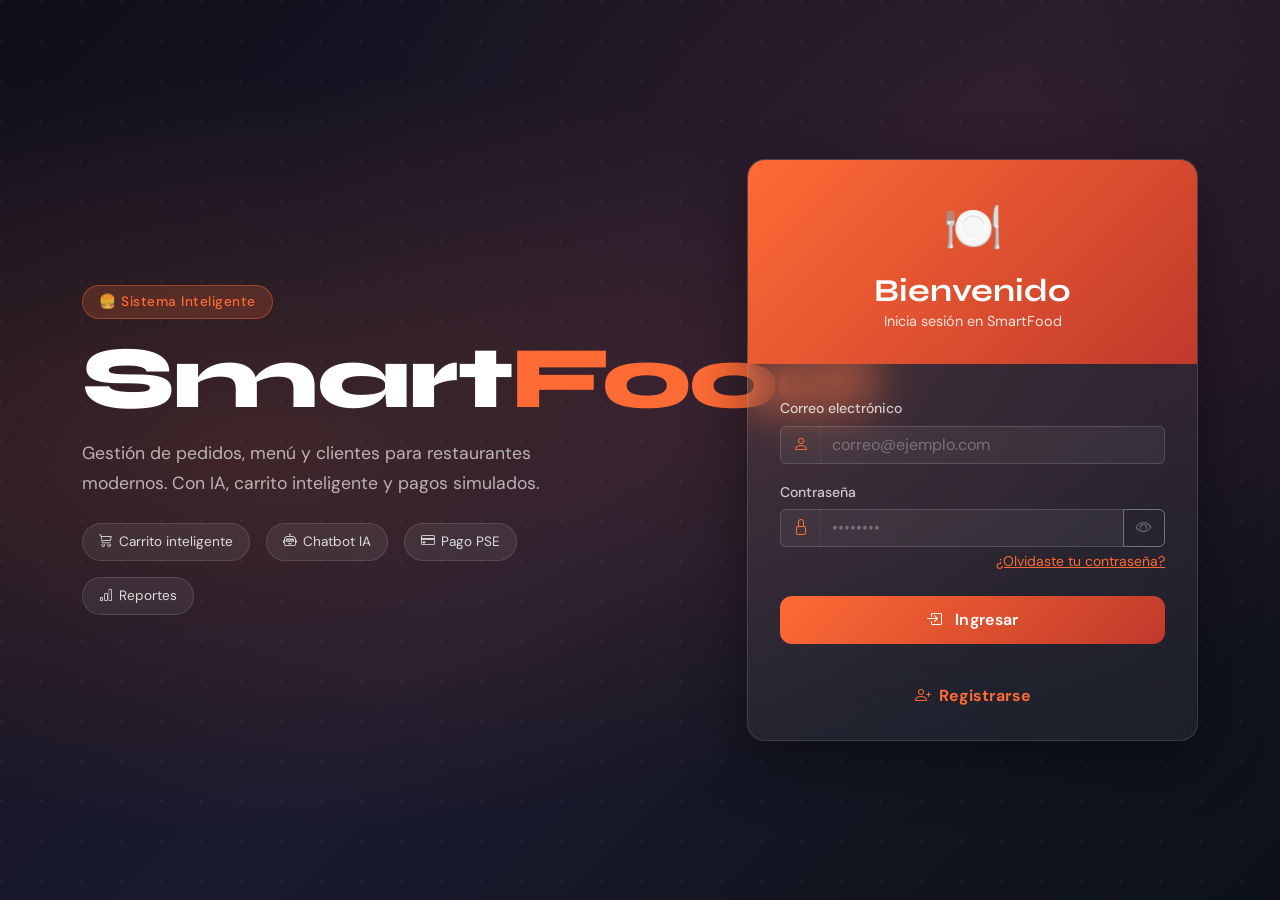
<file: SmartFood/index.html>
<!DOCTYPE html>
<html lang="es">
<head>
 
  <meta charset="UTF-8"/>
  <meta name="viewport"
        content="width=device-width, initial-scale=1.0"/>
 
  <title>SmartFood – Sistema Inteligente de Pedidos</title>
 
  <link rel="stylesheet"
        href="https://cdn.jsdelivr.net/npm/bootstrap@5.3.3/dist/css/bootstrap.min.css"/>
 
  <link rel="stylesheet"
        href="https://cdn.jsdelivr.net/npm/bootstrap-icons@1.11.3/font/bootstrap-icons.min.css"/>
 
  <link rel="preconnect"
        href="https://fonts.googleapis.com"/>
 
  <link href="https://fonts.googleapis.com/css2?family=Syne:wght@400;700;800&family=DM+Sans:wght@300;400;500&display=swap"
        rel="stylesheet"/>
 
  <link rel="stylesheet"
        href="css/styles.css"/>
 
</head>
 
<body class="login-body">
 
 
  <section class="hero-section d-flex align-items-center">
 
    <div class="hero-overlay"></div>
 
    <div class="container position-relative z-1">
 
      <div class="row align-items-center min-vh-100 py-5">
 
        
        <div class="col-lg-6 text-white mb-5 mb-lg-0 animate-fade-left">
 
          <span class="badge-pill mb-3">
            🍔 Sistema Inteligente
          </span>
 
          <h1 class="hero-title">
            Smart<span class="text-accent">Food</span>
          </h1>
 
          <p class="hero-subtitle">
 
            Gestión de pedidos, menú y clientes
            para restaurantes modernos.
            Con IA, carrito inteligente
            y pagos simulados.
 
          </p>
 
          <div class="d-flex gap-3 flex-wrap mt-4">
 
            <div class="feature-chip">
              <i class="bi bi-cart3"></i>
              Carrito inteligente
            </div>
 
            <div class="feature-chip">
              <i class="bi bi-robot"></i>
              Chatbot IA
            </div>
 
            <div class="feature-chip">
              <i class="bi bi-credit-card"></i>
              Pago PSE
            </div>
 
            <div class="feature-chip">
              <i class="bi bi-bar-chart"></i>
              Reportes
            </div>
 
          </div>
 
        </div>
 
        <!-- LOGIN -->
        <div class="col-lg-5 offset-lg-1 animate-fade-right">
 
          <div class="login-card">
 
            <div class="login-header">
 
              <div class="login-logo">
                🍽️
              </div>
 
              <h2>Bienvenido</h2>
 
              <p>
                Inicia sesión en SmartFood
              </p>
 
            </div>
 
            <!-- ALERTA -->
            <div id="loginAlert"
                 class="alert alert-danger d-none"
                 role="alert"></div>
 
            <div class="login-body-inner">
 
              
              <div class="mb-3">
 
                <label class="form-label">
  Correo electrónico
</label>
 
                <div class="input-group sf-input-group">
 
                  <span class="input-group-text">
                    <i class="bi bi-person"></i>
                  </span>
 
                  <input type="email"
       id="loginUser"
       class="form-control sf-input"
       placeholder="correo@ejemplo.com"/>
 
                </div>
 
              </div>
 
              <!-- PASS -->
              <div class="mb-3">
 
                <label class="form-label">
                  Contraseña
                </label>
 
                <div class="input-group sf-input-group">
 
                  <span class="input-group-text">
                    <i class="bi bi-lock"></i>
                  </span>
 
                  <input type="password"
                         id="loginPass"
                         class="form-control sf-input"
                         placeholder="••••••••"/>
 
                  <button class="btn btn-outline-secondary"
                          type="button"
                          onclick="togglePass()">
 
                    <i class="bi bi-eye"
                       id="eyeIcon"></i>
 
                  </button>
 
                </div>
 
                <div class="d-flex justify-content-end mt-1">
 
                  <a href="#"
                     class="text-accent small"
                     onclick="showRecovery()">
 
                    ¿Olvidaste tu contraseña?
 
                  </a>
 
                </div>
 
              </div>
 
              <!-- BTN LOGIN -->
<button class="btn btn-sf w-100 mt-2"
        onclick="handleLogin()">

  <i class="bi bi-box-arrow-in-right me-2"></i>
  Ingresar

</button>

<div class="text-center mt-3">

  <span class="text-muted">
    ¿No tienes una cuenta?
  </span>

  <br>

  <a href="registro.html"
     class="text-accent fw-bold text-decoration-none">

     <i class="bi bi-person-plus me-1"></i>
     Registrarse

  </a>

</div>
 
              
 
            </div>
 
          </div>
 
        </div>
 
      </div>
 
    </div>
 
  </section>
 
  <!-- MODAL -->
  <div class="modal fade"
       id="recoveryModal"
       tabindex="-1">
 
    <div class="modal-dialog modal-dialog-centered">
 
      <div class="modal-content sf-modal">
 
        <div class="modal-header border-0">
 
          <h5 class="modal-title">
 
            <i class="bi bi-envelope me-2"></i>
            Recuperar contraseña
 
          </h5>
 
          <button type="button"
                  class="btn-close"
                  data-bs-dismiss="modal"></button>
 
        </div>
 
        <div class="modal-body">
 
          <p class="text-muted small">
 
            Ingresa tu correo y te enviaremos
            las instrucciones.
 
          </p>
 
          <input type="email"
                 class="form-control sf-input"
                 placeholder="tucorreo@ejemplo.com"
                 id="recoveryEmail"/>
 
        </div>
 
        <div class="modal-footer border-0">
 
          <button class="btn btn-sf"
                  onclick="sendRecovery()">
 
            <i class="bi bi-send me-1"></i>
            Enviar
 
          </button>
 
        </div>
 
      </div>
 
    </div>
 
  </div>
 
  <!-- TOAST -->
  <div id="sfToast"></div>
 
 <script src="https://cdn.jsdelivr.net/npm/bootstrap@5.3.3/dist/js/bootstrap.bundle.min.js"></script>

<script>

function fillCred(usuario, password) {
    document.getElementById('loginUser').value = usuario;
    document.getElementById('loginPass').value = password;
}

function togglePass() {

    const input = document.getElementById('loginPass');
    const icon = document.getElementById('eyeIcon');

    if (input.type === 'password') {
        input.type = 'text';
        icon.classList.remove('bi-eye');
        icon.classList.add('bi-eye-slash');
    } else {
        input.type = 'password';
        icon.classList.remove('bi-eye-slash');
        icon.classList.add('bi-eye');
    }
}

function showRecovery(event) {

    if(event){
        event.preventDefault();
    }

    const modal = new bootstrap.Modal(
        document.getElementById('recoveryModal')
    );

    modal.show();
}

function showToast(message, success = true) {

    const toast = document.getElementById('sfToast');

    toast.innerHTML = message;

    toast.style.display = 'block';
    toast.style.opacity = '1';

    toast.style.background = success
        ? '#22c55e'
        : '#ef4444';

    toast.style.color = '#fff';

    clearTimeout(window.toastTimer);

    window.toastTimer = setTimeout(() => {

        toast.style.opacity = '0';

        setTimeout(() => {
            toast.style.display = 'none';
        }, 300);

    }, 3000);
}

function sendRecovery() {

    const email = document
        .getElementById('recoveryEmail')
        .value
        .trim();

    if (!email) {

        showToast(
            '⚠️ Ingresa un correo válido',
            false
        );

        return;
    }

    const modalElement =
        document.getElementById('recoveryModal');

    const modal =
        bootstrap.Modal.getInstance(modalElement);

    if(modal){
        modal.hide();
    }

    showToast(
        '📩 Instrucciones enviadas a: ' + email,
        true
    );

    document.getElementById('recoveryEmail').value = '';
}

async function handleLogin() {

    const user = document
        .getElementById('loginUser')
        .value
        .trim();

    const pass = document
        .getElementById('loginPass')
        .value
        .trim();

    const alertBox =
        document.getElementById('loginAlert');

    const loginButton =
        document.querySelector('.btn-sf');

    alertBox.classList.add('d-none');
    alertBox.innerHTML = '';

    if (!user || !pass) {

        alertBox.innerHTML =
            'Completa todos los campos';

        alertBox.classList.remove('d-none');

        return;
    }

    loginButton.disabled = true;
    loginButton.innerHTML =
        '<span class="spinner-border spinner-border-sm me-2"></span>Ingresando...';

    try {

        const response = await fetch(
            'backend/login.php',
            {
                method: 'POST',
                headers: {
                    'Content-Type': 'application/json'
                },
                body: JSON.stringify({
    correo: user,
    password: pass

                })
            }
        );

        if (!response.ok) {
            throw new Error(
                'Error HTTP: ' + response.status
            );
        }

        const data = await response.json();

        console.log(data);

        if (data.success) {

            localStorage.setItem(
                'usuario',
                JSON.stringify(data.user)
            );

            showToast(
                '✅ Bienvenido ' +
                data.user.nombre
            );

            setTimeout(() => {

                if (
                    data.user.rol &&
                    data.user.rol.toLowerCase() === 'admin'
                ) {

                    window.location.href =
                        'admin/dashboard.php';

                } else {

                    window.location.href =
                        'cliente/menu.html';
                }

            }, 1000);

        } else {

            alertBox.innerHTML =
                data.message ||
                'Usuario o contraseña incorrectos';

            alertBox.classList.remove('d-none');
        }

    } catch (error) {

        console.error(error);

        alertBox.innerHTML =
            'Error de conexión con el servidor';

        alertBox.classList.remove('d-none');

    } finally {

        loginButton.disabled = false;

        loginButton.innerHTML =
            '<i class="bi bi-box-arrow-in-right me-2"></i>Ingresar';
    }
}

document.addEventListener(
    'keydown',
    function(e) {

        if (e.key === 'Enter') {
            handleLogin();
        }
    }
);

</script>
 
</body>
</html>
</file>
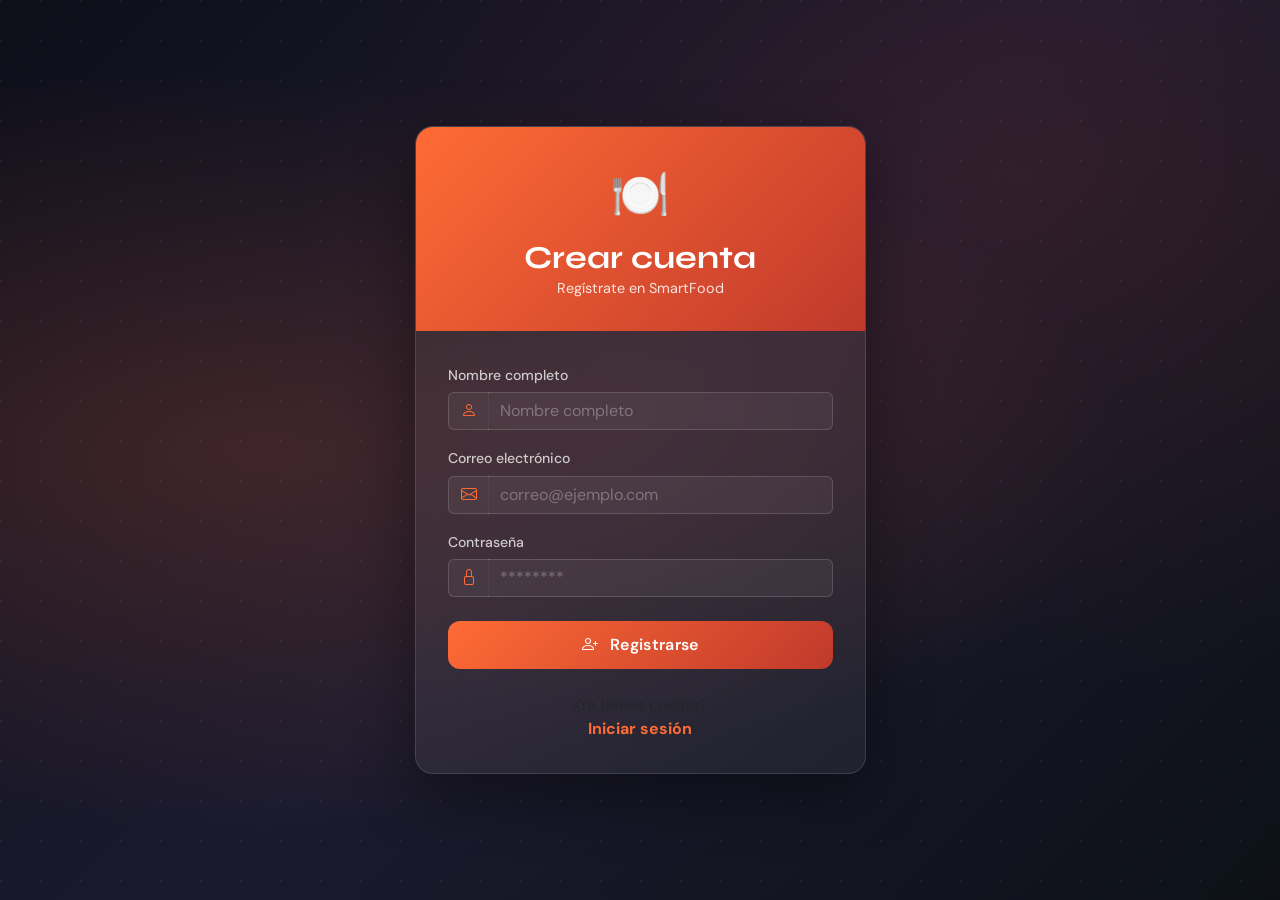
<file: SmartFood/registro.html>
<!DOCTYPE html>
<html lang="es">
<head>

    <meta charset="UTF-8">
    <meta name="viewport" content="width=device-width, initial-scale=1.0">

    <title>Registro - SmartFood</title>

    <link rel="stylesheet"
          href="https://cdn.jsdelivr.net/npm/bootstrap@5.3.3/dist/css/bootstrap.min.css">

    <link rel="stylesheet"
          href="https://cdn.jsdelivr.net/npm/bootstrap-icons@1.11.3/font/bootstrap-icons.min.css">

    <link rel="preconnect"
          href="https://fonts.googleapis.com">

    <link href="https://fonts.googleapis.com/css2?family=Syne:wght@400;700;800&family=DM+Sans:wght@300;400;500&display=swap"
          rel="stylesheet">

    <link rel="stylesheet"
          href="css/styles.css">

</head>

<body class="login-body">

<section class="hero-section d-flex align-items-center">

    <div class="hero-overlay"></div>

    <div class="container position-relative z-1">

        <div class="row justify-content-center min-vh-100 align-items-center">

            <div class="col-lg-5">

                <div class="login-card">

                    <div class="login-header">

                        <div class="login-logo">
                            🍽️
                        </div>

                        <h2>Crear cuenta</h2>

                        <p>
                            Regístrate en SmartFood
                        </p>

                    </div>

                    <div class="login-body-inner">

                        <form id="registroForm">

                            <div class="mb-3">

                                <label class="form-label">
                                    Nombre completo
                                </label>

                                <div class="input-group sf-input-group">

                                    <span class="input-group-text">
                                        <i class="bi bi-person"></i>
                                    </span>

                                    <input
                                        type="text"
                                        id="nombre"
                                        class="form-control sf-input"
                                        placeholder="Nombre completo"
                                        required>

                                </div>

                            </div>

                            <div class="mb-3">

                                <label class="form-label">
                                    Correo electrónico
                                </label>

                                <div class="input-group sf-input-group">

                                    <span class="input-group-text">
                                        <i class="bi bi-envelope"></i>
                                    </span>

                                    <input
                                        type="email"
                                        id="correo"
                                        class="form-control sf-input"
                                        placeholder="correo@ejemplo.com"
                                        required>

                                </div>

                            </div>

                            <div class="mb-4">

                                <label class="form-label">
                                    Contraseña
                                </label>

                                <div class="input-group sf-input-group">

                                    <span class="input-group-text">
                                        <i class="bi bi-lock"></i>
                                    </span>

                                    <input
                                        type="password"
                                        id="password"
                                        class="form-control sf-input"
                                        placeholder="********"
                                        required>

                                </div>

                            </div>

                            <button
                                type="submit"
                                class="btn btn-sf w-100">

                                <i class="bi bi-person-plus me-2"></i>
                                Registrarse

                            </button>

                        </form>

                        <div class="text-center mt-4">

                            <span class="text-muted">
                                ¿Ya tienes cuenta?
                            </span>

                            <br>

                            <a href="index.html"
                               class="text-accent fw-bold text-decoration-none">

                                Iniciar sesión

                            </a>

                        </div>

                    </div>

                </div>

            </div>

        </div>

    </div>

</section>

<script src="https://cdn.jsdelivr.net/npm/bootstrap@5.3.3/dist/js/bootstrap.bundle.min.js"></script>
<script src="js/registro.js"></script>

</body>
</html>
</file>
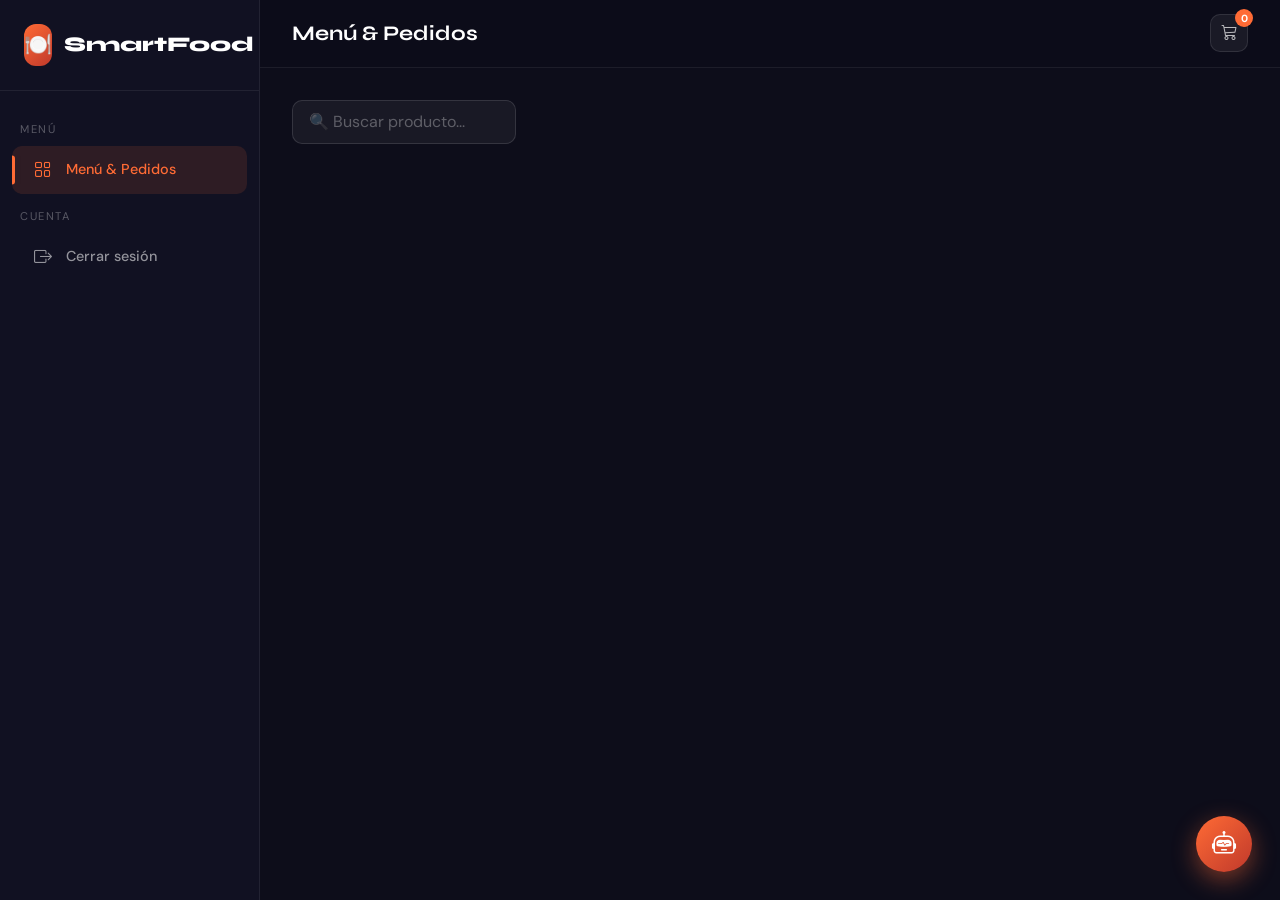
<file: SmartFood/cliente/menu.html>
<!DOCTYPE html>
<html lang="es">
<head>
  <meta charset="UTF-8"/>
  <meta name="viewport" content="width=device-width, initial-scale=1.0"/>
  <title>SmartFood – Menú</title>

  <link rel="stylesheet" href="https://cdn.jsdelivr.net/npm/bootstrap@5.3.3/dist/css/bootstrap.min.css"/>
  <link rel="stylesheet" href="https://cdn.jsdelivr.net/npm/bootstrap-icons@1.11.3/font/bootstrap-icons.min.css"/>
  <link href="https://fonts.googleapis.com/css2?family=Syne:wght@400;700;800&family=DM+Sans:wght@300;400;500&display=swap" rel="stylesheet"/>

  <link rel="stylesheet" href="../css/styles.css"/>

</head>

<body class="dashboard-body">

  <!-- SIDEBAR -->
  <aside class="sf-sidebar">

    <div class="sidebar-logo">
      <div class="logo-icon">🍽️</div>
      <span>SmartFood</span>
    </div>

    <nav class="sidebar-nav">

      <div class="nav-section-title">Menú</div>

      <a href="menu.html" class="sf-nav-link active">
        <i class="bi bi-grid"></i>
        Menú & Pedidos
      </a>

      <div class="nav-section-title">Cuenta</div>

      <a href="../backend/logout.php" class="sf-nav-link">
        <i class="bi bi-box-arrow-right"></i>
        Cerrar sesión
      </a>

    </nav>

  </aside>

  <!-- MAIN -->
  <main class="sf-main">

    <div class="sf-topbar">

      <div class="d-flex align-items-center gap-3">

        <button class="d-lg-none topbar-btn">
          <i class="bi bi-list"></i>
        </button>

        <span class="topbar-title">
          Menú & Pedidos
        </span>

      </div>

      <div class="topbar-actions">

        <button class="topbar-btn"
                data-bs-toggle="offcanvas"
                data-bs-target="#cartOffcanvas">

          <i class="bi bi-cart3"></i>

          <span class="cart-badge"
                id="topCartBadge">
            0
          </span>

        </button>

      </div>

    </div>

    <div class="sf-content">

      <!-- BUSCADOR -->
      <div class="d-flex flex-wrap gap-2 align-items-center mb-4">

        <input type="text"
               class="sf-search"
               id="menuSearch"
               placeholder="🔍 Buscar producto..."
               oninput="filterMenu()"
               style="min-width:220px;"/>

        <div id="catFilters"
             class="d-flex flex-wrap gap-2"></div>

      </div>

      <!-- PRODUCTOS -->
      <div class="row g-3"
           id="menuGrid"></div>

    </div>

  </main>

  <!-- CARRITO -->
  <div class="offcanvas offcanvas-end offcanvas-dark"
       tabindex="-1"
       id="cartOffcanvas"
       style="width:400px;">

    <div class="offcanvas-header">

      <h5 class="offcanvas-title">

        <i class="bi bi-cart3 me-2"
           style="color:var(--sf-orange)"></i>

        Tu carrito

      </h5>

      <button type="button"
              class="btn-close"
              data-bs-dismiss="offcanvas"></button>

    </div>

    <div class="offcanvas-body d-flex flex-column p-0">

      <div class="flex-1 overflow-auto p-3"
           id="cartItemsList"
           style="flex:1;"></div>

      <div class="p-3"
           style="border-top:1px solid rgba(255,255,255,0.07);">

        <div class="d-flex justify-content-between align-items-center mb-3">

          <span style="color:rgba(255,255,255,0.6);">
            Total
          </span>

          <span id="cartTotal"
                style="font-family:'Syne',sans-serif;
                font-size:1.4rem;
                font-weight:800;
                color:var(--sf-orange);">
            $0
          </span>

        </div>

        <div class="d-flex gap-2">

          <button class="btn-sf-outline flex-1"
                  onclick="Cart.clear();Cart.render('cartItemsList')">
            Vaciar
          </button>

          <a href="pago.html"
             class="btn btn-sf flex-1 text-center text-decoration-none"
             style="padding:10px;">

            <i class="bi bi-credit-card me-1"></i>
            Pagar

          </a>

        </div>

      </div>

    </div>

  </div>

  <!-- CHATBOT -->
  <button id="chatbotBtn"
          onclick="toggleChatbot()">
    <i class="bi bi-robot"></i>
  </button>

  <div id="chatbotWindow">

    <div class="chatbot-header">

      <span class="chatbot-avatar">🤖</span>

      <div class="chatbot-header-info">
        <h6>Asistente SmartFood</h6>
        <small>En línea • IA integrada</small>
      </div>

      <button class="chatbot-close"
              onclick="toggleChatbot()">
        <i class="bi bi-x-lg"></i>
      </button>

    </div>

    <div class="chatbot-messages"
         id="chatMessages"></div>

    <div class="chatbot-input-area">

      <input type="text"
             id="chatInput"
             placeholder="Ej: agrega 2 hamburguesas..."
             onkeydown="if(event.key==='Enter')sendChat()"/>

      <button class="chatbot-send"
              onclick="sendChat()">
        <i class="bi bi-send"></i>
      </button>

    </div>

  </div>

  <div id="sfToast"></div>

  <!-- SCRIPTS -->
  <script src="https://cdn.jsdelivr.net/npm/bootstrap@5.3.3/dist/js/bootstrap.bundle.min.js"></script>

  <script src="../js/cart.js"></script>
  <script src="../js/chatbot.js"></script>

  <script>

    function formatPrice(value) {
      return new Intl.NumberFormat('es-CO', {
        style: 'currency',
        currency: 'COP'
      }).format(value);
    }

    function showToast(message) {
      const toast = document.getElementById('sfToast');
      toast.innerHTML = message;
      toast.style.opacity = '1';
      setTimeout(() => {
        toast.style.opacity = '0';
      }, 2500);
    }

    Cart.load();
    Cart.updateBadge();

    let allProducts = [];
    let activeCategory = 'Todos';

    async function cargarProductos() {
      try {
        const response = await fetch('../backend/productos.php');
        allProducts = await response.json();
        renderCategorias();
        filterMenu();
      } catch(error) {
        console.error(error);
      }
    }

    function renderCategorias() {
      const cats = [
        'Todos',
        ...new Set(allProducts.map(p => p.categoria))
      ];

      document.getElementById('catFilters').innerHTML = cats.map(c => `
        <button class="feature-chip ${c === activeCategory ? 'active-chip' : ''}"
                onclick="setCategory('${c}')">
          ${c}
        </button>
      `).join('');
    }

    function setCategory(cat) {
      activeCategory = cat;
      filterMenu();
    }

    function filterMenu() {
      const q = document.getElementById('menuSearch').value.toLowerCase();

      let products = activeCategory === 'Todos'
        ? allProducts
        : allProducts.filter(p => p.categoria === activeCategory);

      if(q){
        products = products.filter(p =>
          p.nombre.toLowerCase().includes(q) ||
          p.descripcion.toLowerCase().includes(q)
        );
      }

      document.getElementById('menuGrid').innerHTML = products.map(p => `
        <div class="col-6 col-md-4 col-lg-3">
          <div class="menu-card">
            <div class="menu-card-img">
              <img src="../${p.imagen}"
                   style="width:100%;
                          height:180px;
                          object-fit:cover;
                          border-radius:20px;">
            </div>
            <div class="menu-card-body">
              <div class="menu-card-name">${p.nombre}</div>
              <div class="menu-card-desc">${p.descripcion}</div>
              <div class="menu-card-price">${formatPrice(p.precio)}</div>
            </div>
            <div class="menu-card-footer">
              <span class="badge-sf-success">${p.categoria}</span>
              <button class="btn-sf-sm"
                      onclick="addToCartFromCard(${p.id})">
                <i class="bi bi-cart-plus"></i>
                Agregar
              </button>
            </div>
          </div>
        </div>
      `).join('');
    }

    function addToCartFromCard(id) {
      const producto = allProducts.find(p => p.id == id);
      if(!producto) return;
      Cart.add(producto);
      Cart.render('cartItemsList');
    }

    Cart.render('cartItemsList');
    cargarProductos();

  </script>

</body>
</html>
</file>
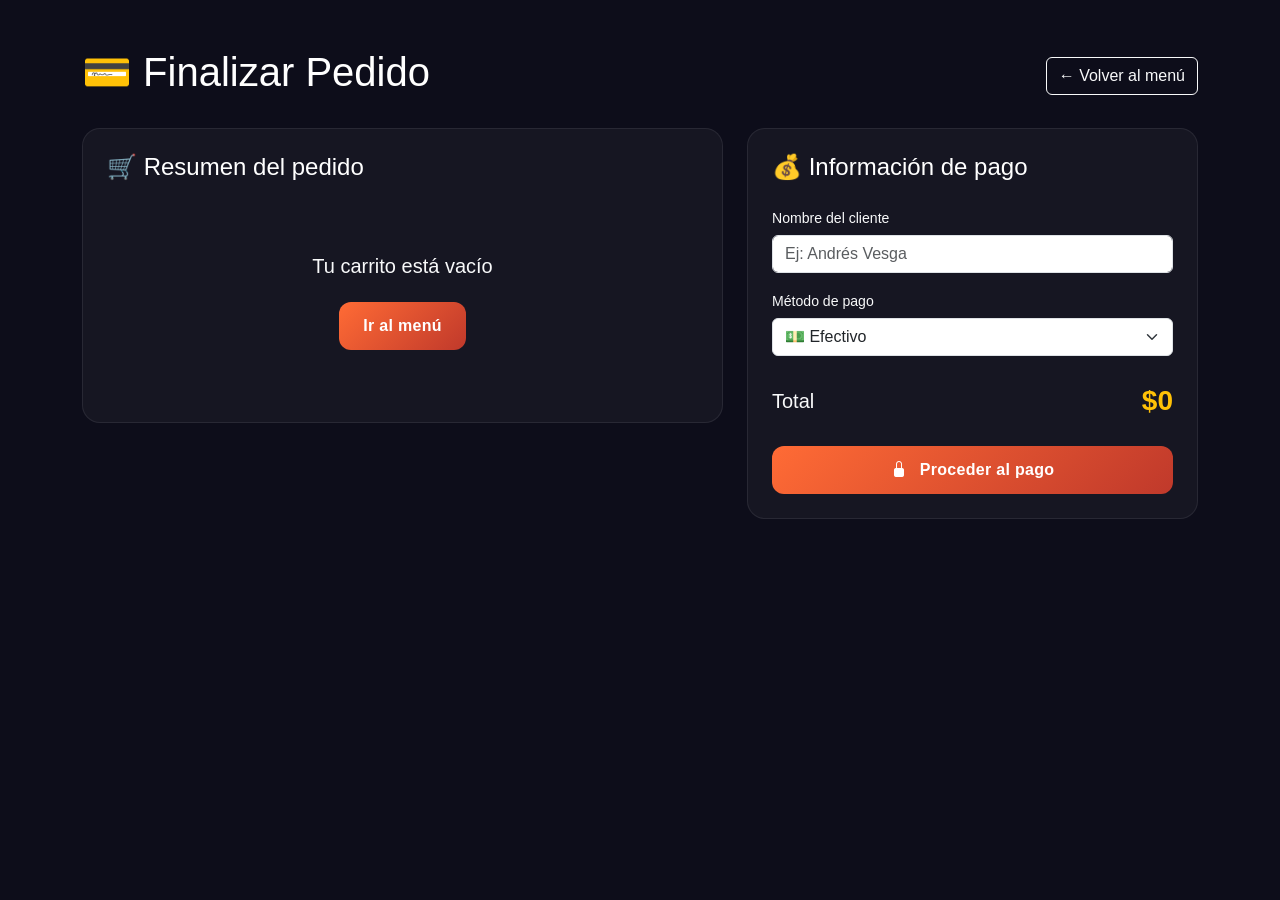
<file: SmartFood/cliente/pago.html>
<!DOCTYPE html>
<html lang="es">
<head>

  <meta charset="UTF-8"/>
  <meta name="viewport" content="width=device-width, initial-scale=1.0"/>
  <title>SmartFood – Pago</title>

  <link rel="stylesheet" href="https://cdn.jsdelivr.net/npm/bootstrap@5.3.3/dist/css/bootstrap.min.css"/>
  <link rel="stylesheet" href="https://cdn.jsdelivr.net/npm/bootstrap-icons@1.11.3/font/bootstrap-icons.min.css"/>
  <link rel="stylesheet" href="../css/styles.css"/>

  <style>

    .pago-modal-overlay {
      display: none;
      position: fixed;
      inset: 0;
      background: rgba(0,0,0,0.75);
      z-index: 9999;
      align-items: center;
      justify-content: center;
    }

    .pago-modal-overlay.active {
      display: flex;
    }

    .pago-modal {
      background: #1a1a2e;
      border: 1px solid rgba(255,255,255,0.1);
      border-radius: 24px;
      padding: 36px;
      width: 100%;
      max-width: 460px;
      animation: slideUp 0.3s ease;
    }

    @keyframes slideUp {
      from { transform: translateY(40px); opacity: 0; }
      to   { transform: translateY(0);    opacity: 1; }
    }

    .pago-modal h4 {
      color: #fff;
      font-family: 'Syne', sans-serif;
      font-weight: 800;
      margin-bottom: 24px;
    }

    .pago-modal .form-control,
    .pago-modal .form-select {
      background: rgba(255,255,255,0.07);
      border: 1px solid rgba(255,255,255,0.12);
      color: #fff;
      border-radius: 12px;
    }

    .pago-modal .form-control::placeholder { color: rgba(255,255,255,0.35); }
    .pago-modal .form-control:focus { background: rgba(255,255,255,0.1); color: #fff; border-color: var(--sf-orange); box-shadow: none; }

    .pago-modal .form-label { color: rgba(255,255,255,0.7); font-size: .85rem; margin-bottom: 6px; }

    /* Tarjeta visual */
    .card-visual {
      background: linear-gradient(135deg, #e8590c, #c44b08);
      border-radius: 18px;
      padding: 24px;
      margin-bottom: 24px;
      position: relative;
      overflow: hidden;
    }

    .card-visual::before {
      content: '';
      position: absolute;
      top: -30px; right: -30px;
      width: 120px; height: 120px;
      background: rgba(255,255,255,0.08);
      border-radius: 50%;
    }

    .card-visual .card-number {
      font-family: 'Syne', sans-serif;
      font-size: 1.2rem;
      letter-spacing: 3px;
      color: #fff;
      margin: 12px 0 8px;
    }

    .card-visual .card-meta {
      display: flex;
      justify-content: space-between;
      color: rgba(255,255,255,0.75);
      font-size: .8rem;
    }

    /* Nequi QR simulado */
    .nequi-box {
      background: linear-gradient(135deg, #6b21a8, #9333ea);
      border-radius: 18px;
      padding: 28px;
      text-align: center;
      margin-bottom: 24px;
    }

    .nequi-qr {
      width: 120px;
      height: 120px;
      background: #fff;
      border-radius: 12px;
      margin: 0 auto 16px;
      display: grid;
      grid-template-columns: repeat(7,1fr);
      grid-template-rows: repeat(7,1fr);
      padding: 8px;
      gap: 2px;
    }

    .nequi-qr span {
      background: #1a1a2e;
      border-radius: 2px;
    }

    .nequi-numero {
      font-family: 'Syne', sans-serif;
      font-size: 1.5rem;
      font-weight: 800;
      color: #fff;
      letter-spacing: 3px;
    }

    .nequi-label {
      color: rgba(255,255,255,0.75);
      font-size: .85rem;
      margin-top: 6px;
    }

    /* Éxito */
    .success-overlay {
      display: none;
      position: fixed;
      inset: 0;
      background: rgba(0,0,0,0.85);
      z-index: 99999;
      align-items: center;
      justify-content: center;
      flex-direction: column;
    }

    .success-overlay.active { display: flex; }

    .success-box {
      text-align: center;
      animation: slideUp 0.4s ease;
    }

    .success-icon {
      font-size: 5rem;
      margin-bottom: 16px;
    }

    .success-box h2 {
      font-family: 'Syne', sans-serif;
      font-weight: 800;
      color: #fff;
      margin-bottom: 8px;
    }

    .success-box p { color: rgba(255,255,255,0.6); }

    .processing-bar {
      width: 260px;
      height: 6px;
      background: rgba(255,255,255,0.15);
      border-radius: 99px;
      margin: 20px auto 0;
      overflow: hidden;
    }

    .processing-bar-inner {
      height: 100%;
      background: var(--sf-orange);
      border-radius: 99px;
      width: 0%;
      transition: width 2s ease;
    }

  </style>

</head>

<body class="dashboard-body">

<div class="container py-5">

  <div class="d-flex justify-content-between align-items-center mb-4">
    <h1 class="text-white">💳 Finalizar Pedido</h1>
    <a href="menu.html" class="btn btn-outline-light">← Volver al menú</a>
  </div>

  <div class="row g-4">

    <!-- RESUMEN -->
    <div class="col-lg-7">
      <div class="sf-card p-4">
        <h4 class="mb-4 text-white">🛒 Resumen del pedido</h4>
        <div id="checkoutItems"></div>
      </div>
    </div>

    <!-- PAGO -->
    <div class="col-lg-5">
      <div class="sf-card p-4">

        <h4 class="mb-4 text-white">💰 Información de pago</h4>

        <div class="mb-3">
          <label class="form-label text-light">Nombre del cliente</label>
          <input type="text" id="clienteNombre" class="form-control" placeholder="Ej: Andrés Vesga">
        </div>

        <div class="mb-3">
          <label class="form-label text-light">Método de pago</label>
          <select id="metodoPago" class="form-select">
            <option value="Efectivo">💵 Efectivo</option>
            <option value="Tarjeta">💳 Tarjeta / PSE</option>
            <option value="Nequi">📱 Nequi</option>
          </select>
        </div>

        <div class="d-flex justify-content-between align-items-center my-4">
          <span class="text-light fs-5">Total</span>
          <span id="checkoutTotal" class="fs-3 fw-bold text-warning">$0</span>
        </div>

        <button class="btn btn-sf w-100" onclick="abrirPasarela()">
          <i class="bi bi-lock-fill me-2"></i>
          Proceder al pago
        </button>

      </div>
    </div>

  </div>

</div>

<!-- =================== MODAL TARJETA / PSE =================== -->
<div class="pago-modal-overlay" id="modalTarjeta">
  <div class="pago-modal">

    <div class="card-visual">
      <div style="display:flex;justify-content:space-between;align-items:center;">
        <span style="color:#fff;font-family:'Syne',sans-serif;font-weight:700;font-size:1.1rem;">SmartFood Pay</span>
        <i class="bi bi-credit-card-2-front-fill" style="font-size:1.8rem;color:#fff;"></i>
      </div>
      <div class="card-number" id="cardNumberDisplay">•••• •••• •••• ••••</div>
      <div class="card-meta">
        <span id="cardNameDisplay">NOMBRE TITULAR</span>
        <span id="cardExpDisplay">MM/AA</span>
      </div>
    </div>

    <h4>💳 Pago con Tarjeta / PSE</h4>

    <div class="mb-3">
      <label class="form-label">Número de tarjeta</label>
      <input type="text" class="form-control" id="cardNumber" placeholder="1234 5678 9012 3456" maxlength="19"
             oninput="formatCardNumber(this)">
    </div>

    <div class="row g-2 mb-3">
      <div class="col-6">
        <label class="form-label">Fecha de vencimiento</label>
        <input type="text" class="form-control" id="cardExp" placeholder="MM/AA" maxlength="5"
               oninput="formatExp(this)">
      </div>
      <div class="col-6">
        <label class="form-label">CVV</label>
        <input type="text" class="form-control" id="cardCvv" placeholder="•••" maxlength="3">
      </div>
    </div>

    <div class="mb-4">
      <label class="form-label">Nombre del titular</label>
      <input type="text" class="form-control" id="cardName" placeholder="Como aparece en la tarjeta"
             oninput="document.getElementById('cardNameDisplay').innerText = this.value.toUpperCase() || 'NOMBRE TITULAR'">
    </div>

    <div class="d-flex gap-2">
      <button class="btn btn-outline-secondary flex-1" onclick="cerrarModales()">Cancelar</button>
      <button class="btn btn-sf flex-1" onclick="pagarTarjeta()">
        <i class="bi bi-lock-fill me-1"></i> Pagar
      </button>
    </div>

  </div>
</div>

<!-- =================== MODAL NEQUI =================== -->
<div class="pago-modal-overlay" id="modalNequi">
  <div class="pago-modal" style="text-align:center;">

    <h4>📱 Pago con Nequi</h4>

    <div class="nequi-box">
      <!-- QR simulado con cuadrículas -->
      <div class="nequi-qr" id="nequiQr"></div>
      <div class="nequi-numero" id="nequiNumero"></div>
      <div class="nequi-label">Escanea el QR o transfiere al número</div>
    </div>

    <p style="color:rgba(255,255,255,0.6);font-size:.9rem;" class="mb-4">
      Transfiere exactamente <strong class="text-warning" id="nequiTotal"></strong> y luego confirma el pago.
    </p>

    <div class="d-flex gap-2">
      <button class="btn btn-outline-secondary flex-1" onclick="cerrarModales()">Cancelar</button>
      <button class="btn btn-sf flex-1" onclick="confirmarPago()">
        <i class="bi bi-check-circle me-1"></i> Ya transferí
      </button>
    </div>

  </div>
</div>

<!-- =================== OVERLAY ÉXITO =================== -->
<div class="success-overlay" id="successOverlay">
  <div class="success-box">
    <div class="success-icon">🎉</div>
    <h2>¡Pago exitoso!</h2>
    <p id="successMsg">Tu pedido ha sido registrado</p>
    <div class="processing-bar">
      <div class="processing-bar-inner" id="progressBar"></div>
    </div>
    <p style="color:rgba(255,255,255,0.4);font-size:.8rem;margin-top:12px;">Redirigiendo al menú...</p>
  </div>
</div>

<div id="sfToast"></div>

<script src="../js/cart.js"></script>

<script>

  /* ─── UTILIDADES ─── */

  function formatPrice(v) {
    return new Intl.NumberFormat('es-CO', { style:'currency', currency:'COP' }).format(v);
  }

  function showToast(msg, ok = true) {
    const t = document.getElementById('sfToast');
    t.innerHTML = msg;
    t.style.background = ok ? '#22c55e' : '#ef4444';
    t.style.color = '#fff';
    t.style.padding = '14px 20px';
    t.style.borderRadius = '14px';
    t.style.position = 'fixed';
    t.style.bottom = '20px';
    t.style.right = '20px';
    t.style.zIndex = '9999';
    t.style.opacity = '1';
    setTimeout(() => t.style.opacity = '0', 3000);
  }

  /* ─── RENDERIZAR CHECKOUT ─── */

  function renderCheckout() {
    const c = document.getElementById('checkoutItems');
    if (!Cart.items.length) {
      c.innerHTML = `<div class="text-center py-5"><h5 class="text-light">Tu carrito está vacío</h5><a href="menu.html" class="btn btn-sf mt-3">Ir al menú</a></div>`;
      return;
    }
    c.innerHTML = Cart.items.map(i => `
      <div class="d-flex align-items-center justify-content-between mb-3 p-3"
           style="background:rgba(255,255,255,0.03);border-radius:18px;">
        <div>
          <h6 class="text-white mb-1">${i.nombre}</h6>
          <small style="color:rgba(255,255,255,0.6)">Cantidad: ${i.cantidad}</small>
        </div>
        <div class="text-warning fw-bold">${formatPrice(i.precio * i.cantidad)}</div>
      </div>
    `).join('');
    document.getElementById('checkoutTotal').innerText = formatPrice(Cart.total());
  }

  /* ─── ABRIR PASARELA SEGÚN MÉTODO ─── */

  function abrirPasarela() {

    const cliente = document.getElementById('clienteNombre').value.trim();
    if (!cliente) { showToast('Ingresa el nombre del cliente', false); return; }
    if (!Cart.items.length) { showToast('El carrito está vacío', false); return; }

    const metodo = document.getElementById('metodoPago').value;

    if (metodo === 'Efectivo') {
      confirmarPago();

    } else if (metodo === 'Tarjeta') {
      document.getElementById('modalTarjeta').classList.add('active');

    } else if (metodo === 'Nequi') {
      generarNequi();
      document.getElementById('modalNequi').classList.add('active');
    }
  }

  function cerrarModales() {
    document.getElementById('modalTarjeta').classList.remove('active');
    document.getElementById('modalNequi').classList.remove('active');
  }

  /* ─── TARJETA: FORMATEO ─── */

  function formatCardNumber(inp) {
    let v = inp.value.replace(/\D/g,'').substring(0,16);
    inp.value = v.replace(/(.{4})/g,'$1 ').trim();
    document.getElementById('cardNumberDisplay').innerText =
      inp.value || '•••• •••• •••• ••••';
  }

  function formatExp(inp) {
    let v = inp.value.replace(/\D/g,'').substring(0,4);
    if (v.length >= 3) v = v.substring(0,2) + '/' + v.substring(2);
    inp.value = v;
    document.getElementById('cardExpDisplay').innerText = inp.value || 'MM/AA';
  }

  function pagarTarjeta() {
    const num = document.getElementById('cardNumber').value.replace(/\s/g,'');
    const exp = document.getElementById('cardExp').value;
    const cvv = document.getElementById('cardCvv').value;
    const name = document.getElementById('cardName').value.trim();

    if (num.length < 16) { showToast('Número de tarjeta inválido', false); return; }
    if (exp.length < 5)  { showToast('Fecha de vencimiento inválida', false); return; }
    if (cvv.length < 3)  { showToast('CVV inválido', false); return; }
    if (!name)           { showToast('Ingresa el nombre del titular', false); return; }

    cerrarModales();
    confirmarPago();
  }

  /* ─── NEQUI: GENERAR QR SIMULADO ─── */

  function generarNequi() {
    // QR simulado con patrón aleatorio
    const qr = document.getElementById('nequiQr');
    qr.innerHTML = '';
    const pattern = [
      1,1,1,0,1,1,1,
      1,0,1,0,1,0,1,
      1,1,1,1,0,1,1,
      0,1,0,1,0,0,1,
      1,1,1,0,1,1,1,
      1,0,0,1,0,1,0,
      1,1,0,0,1,1,1,
    ];
    pattern.forEach(cell => {
      const s = document.createElement('span');
      if (!cell) s.style.background = 'transparent';
      qr.appendChild(s);
    });

    // Número simulado
    const num = '310 ' + Math.floor(1000000 + Math.random()*9000000);
    document.getElementById('nequiNumero').innerText = num;
    document.getElementById('nequiTotal').innerText = formatPrice(Cart.total());
  }

  /* ─── CONFIRMAR PAGO (todos los métodos llegan aquí) ─── */

  async function confirmarPago() {
    cerrarModales();

    const payload = {
      cliente:     document.getElementById('clienteNombre').value.trim(),
      metodo_pago: document.getElementById('metodoPago').value,
      total:       Cart.total(),
      items:       Cart.items
    };

    try {
      const res  = await fetch('../backend/crear_pedido.php', {
        method:  'POST',
        headers: { 'Content-Type': 'application/json' },
        body:    JSON.stringify(payload)
      });
      const data = await res.json();

      if (data.success) {
        mostrarExito(payload.metodo_pago, data.pedido_id);
        Cart.clear();
      } else {
        showToast(data.message || 'Error al crear el pedido', false);
      }

    } catch (e) {
      console.error(e);
      showToast('Error de conexión con el servidor', false);
    }
  }

  /* ─── PANTALLA DE ÉXITO ─── */

  function mostrarExito(metodo, pedidoId) {
    const mensajes = {
      'Efectivo': `Pedido #${pedidoId} registrado · Paga en caja con efectivo`,
      'Tarjeta':  `Pedido #${pedidoId} · Pago con tarjeta aprobado ✓`,
      'Nequi':    `Pedido #${pedidoId} · Transferencia Nequi confirmada ✓`
    };
    document.getElementById('successMsg').innerText = mensajes[metodo] || `Pedido #${pedidoId} registrado`;
    document.getElementById('successOverlay').classList.add('active');
    setTimeout(() => {
      document.getElementById('progressBar').style.width = '100%';
    }, 100);
    setTimeout(() => {
      window.location.href = 'menu.html';
    }, 2500);
  }

  /* ─── INIT ─── */
  Cart.load();
  renderCheckout();

</script>

</body>
</html>
</file>
<file: SmartFood/css/styles.css>
:root {
  --sf-orange: #FF6B35;
  --sf-orange-dark: #e85a24;
  --sf-red: #c0392b;
  --sf-dark: #1a1a2e;
  --sf-dark2: #16213e;
  --sf-dark3: #0f3460;
  --sf-card: rgba(255,255,255,0.07);
  --sf-card-border: rgba(255,255,255,0.12);
  --sf-text: #f0f0f0;
  --sf-muted: #aaa;
  --sf-radius: 18px;
  --sf-shadow: 0 20px 60px rgba(0,0,0,0.4);
}

*, *::before, *::after { box-sizing: border-box; margin: 0; padding: 0; }

body { font-family: 'DM Sans', sans-serif; }


.login-body { background: var(--sf-dark); min-height: 100vh; overflow-x: hidden; }

.hero-section {
  min-height: 100vh;
  background:
    radial-gradient(ellipse at 20% 50%, rgba(255,107,53,0.18) 0%, transparent 60%),
    radial-gradient(ellipse at 80% 20%, rgba(192,57,43,0.15) 0%, transparent 50%),
    linear-gradient(135deg, #0f0f1a 0%, #1a1a2e 50%, #0d1117 100%);
  position: relative;
}

.hero-overlay {
  position: absolute; inset: 0;
  background-image:
    radial-gradient(circle at 1px 1px, rgba(255,255,255,0.05) 1px, transparent 0);
  background-size: 40px 40px;
  pointer-events: none;
}

.badge-pill {
  display: inline-block;
  background: rgba(255,107,53,0.2);
  border: 1px solid rgba(255,107,53,0.4);
  color: var(--sf-orange);
  padding: 6px 16px;
  border-radius: 50px;
  font-size: 0.85rem;
  font-weight: 500;
  letter-spacing: 0.5px;
}

.hero-title {
  font-family: 'Syne', sans-serif;
  font-size: clamp(3rem, 8vw, 5.5rem);
  font-weight: 800;
  color: #fff;
  line-height: 1;
  letter-spacing: -2px;
}

.text-accent { color: var(--sf-orange); }

.hero-subtitle {
  font-size: 1.1rem;
  color: rgba(255,255,255,0.65);
  max-width: 460px;
  line-height: 1.7;
  margin-top: 1rem;
}

.feature-chip {
  display: inline-flex;
  align-items: center;
  gap: 6px;
  background: rgba(255,255,255,0.07);
  border: 1px solid rgba(255,255,255,0.12);
  color: #ddd;
  padding: 8px 16px;
  border-radius: 50px;
  font-size: 0.85rem;
  transition: all 0.3s;
}
.feature-chip:hover {
  background: rgba(255,107,53,0.2);
  border-color: rgba(255,107,53,0.5);
  color: var(--sf-orange);
  transform: translateY(-2px);
}


.login-card {
  background: rgba(255,255,255,0.06);
  backdrop-filter: blur(24px);
  -webkit-backdrop-filter: blur(24px);
  border: 1px solid rgba(255,255,255,0.12);
  border-radius: var(--sf-radius);
  overflow: hidden;
  box-shadow: var(--sf-shadow);
}

.login-header {
  background: linear-gradient(135deg, var(--sf-orange) 0%, var(--sf-red) 100%);
  padding: 2rem;
  text-align: center;
  color: #fff;
}
.login-logo { font-size: 3rem; margin-bottom: 0.5rem; }
.login-header h2 { font-family: 'Syne', sans-serif; font-weight: 700; margin: 0; }
.login-header p { opacity: 0.85; margin: 0; font-size: 0.9rem; }

.login-body-inner { padding: 2rem; }

.form-label { color: rgba(255,255,255,0.75); font-size: 0.88rem; font-weight: 500; margin-bottom: 6px; }

.sf-input-group .input-group-text {
  background: rgba(255,255,255,0.05);
  border: 1px solid rgba(255,255,255,0.15);
  color: var(--sf-orange);
  border-right: none;
}
.sf-input {
  background: rgba(255,255,255,0.05) !important;
  border: 1px solid rgba(255,255,255,0.15) !important;
  color: #fff !important;
  border-left: none !important;
}
.sf-input:focus {
  border-color: var(--sf-orange) !important;
  box-shadow: 0 0 0 3px rgba(255,107,53,0.2) !important;
  background: rgba(255,107,53,0.05) !important;
}
.sf-input::placeholder { color: rgba(255,255,255,0.3) !important; }

.btn-sf {
  background: linear-gradient(135deg, var(--sf-orange), var(--sf-red));
  border: none;
  color: #fff;
  font-weight: 600;
  padding: 12px 24px;
  border-radius: 12px;
  transition: all 0.3s;
  letter-spacing: 0.3px;
}
.btn-sf:hover {
  transform: translateY(-2px);
  box-shadow: 0 8px 25px rgba(255,107,53,0.45);
  color: #fff;
}
.btn-sf:active { transform: translateY(0); }

.login-divider {
  display: flex; align-items: center; gap: 12px;
  margin: 1.5rem 0 1rem;
  color: rgba(255,255,255,0.3);
  font-size: 0.78rem;
  text-transform: uppercase;
  letter-spacing: 1px;
}
.login-divider::before, .login-divider::after {
  content: ''; flex: 1; height: 1px; background: rgba(255,255,255,0.1);
}

.demo-creds {
  display: flex; gap: 8px; flex-wrap: wrap;
}
.demo-creds span {
  flex: 1; min-width: 80px;
  background: rgba(255,255,255,0.05);
  border: 1px solid rgba(255,255,255,0.1);
  color: rgba(255,255,255,0.65);
  padding: 8px 12px;
  border-radius: 10px;
  font-size: 0.8rem;
  text-align: center;
  cursor: pointer;
  transition: all 0.2s;
  display: flex; align-items: center; justify-content: center; gap: 5px;
}
.demo-creds span:hover {
  background: rgba(255,107,53,0.15);
  border-color: rgba(255,107,53,0.4);
  color: var(--sf-orange);
}


.sf-modal { background: #1e1e2e; border: 1px solid rgba(255,255,255,0.1); color: #fff; }
.sf-modal .btn-close { filter: invert(1); }


@keyframes fadeLeft {
  from { opacity: 0; transform: translateX(-40px); }
  to { opacity: 1; transform: translateX(0); }
}
@keyframes fadeRight {
  from { opacity: 0; transform: translateX(40px); }
  to { opacity: 1; transform: translateX(0); }
}
.animate-fade-left { animation: fadeLeft 0.8s ease forwards; }
.animate-fade-right { animation: fadeRight 0.8s ease 0.2s both; }


#sfToast {
  position: fixed; bottom: 24px; right: 24px; z-index: 9999;
  min-width: 280px;
  background: #1e2a1e;
  border: 1px solid #2e5e2e;
  border-radius: 12px;
  padding: 14px 20px;
  color: #6fcf6f;
  font-size: 0.9rem;
  display: none;
  animation: slideUp 0.3s ease;
  box-shadow: 0 8px 30px rgba(0,0,0,0.4);
}
#sfToast.error { background: #2a1e1e; border-color: #5e2e2e; color: #cf6f6f; }
@keyframes slideUp {
  from { opacity: 0; transform: translateY(20px); }
  to { opacity: 1; transform: translateY(0); }
}


body.dashboard-body {
  background: #0d0d1a;
  color: var(--sf-text);
  font-family: 'DM Sans', sans-serif;
}

.sf-sidebar {
  width: 260px; min-height: 100vh;
  background: #111122;
  border-right: 1px solid rgba(255,255,255,0.07);
  position: fixed; left: 0; top: 0;
  display: flex; flex-direction: column;
  z-index: 100;
  transition: transform 0.3s;
}

.sidebar-logo {
  padding: 1.5rem;
  border-bottom: 1px solid rgba(255,255,255,0.07);
  display: flex; align-items: center; gap: 12px;
}
.sidebar-logo .logo-icon {
  width: 42px; height: 42px; border-radius: 12px;
  background: linear-gradient(135deg, var(--sf-orange), var(--sf-red));
  display: flex; align-items: center; justify-content: center;
  font-size: 1.4rem;
}
.sidebar-logo span {
  font-family: 'Syne', sans-serif; font-size: 1.3rem; font-weight: 800;
  color: #fff;
}

.sidebar-nav { flex: 1; padding: 1rem 0; overflow-y: auto; }

.nav-section-title {
  padding: 6px 20px;
  font-size: 0.7rem;
  text-transform: uppercase;
  letter-spacing: 1.5px;
  color: rgba(255,255,255,0.3);
  margin-top: 0.5rem;
}

.sf-nav-link {
  display: flex; align-items: center; gap: 12px;
  padding: 11px 20px;
  color: rgba(255,255,255,0.55);
  text-decoration: none;
  font-size: 0.9rem;
  font-weight: 500;
  border-radius: 0;
  transition: all 0.2s;
  position: relative;
  margin: 2px 12px;
  border-radius: 10px;
}
.sf-nav-link:hover {
  color: #fff;
  background: rgba(255,255,255,0.07);
}
.sf-nav-link.active {
  color: var(--sf-orange);
  background: rgba(255,107,53,0.12);
}
.sf-nav-link.active::before {
  content: '';
  position: absolute; left: 0; top: 50%; transform: translateY(-50%);
  width: 3px; height: 60%; border-radius: 0 3px 3px 0;
  background: var(--sf-orange);
}
.sf-nav-link i { font-size: 1.1rem; width: 22px; text-align: center; }

.sidebar-user {
  padding: 1rem 1.2rem;
  border-top: 1px solid rgba(255,255,255,0.07);
  display: flex; align-items: center; gap: 10px;
}
.user-avatar {
  width: 36px; height: 36px; border-radius: 50%;
  background: linear-gradient(135deg, var(--sf-orange), var(--sf-red));
  display: flex; align-items: center; justify-content: center;
  font-size: 1rem; color: #fff; font-weight: 700;
}
.user-info { flex: 1; overflow: hidden; }
.user-name { font-size: 0.88rem; font-weight: 600; color: #fff; white-space: nowrap; overflow: hidden; text-overflow: ellipsis; }
.user-role { font-size: 0.75rem; color: rgba(255,255,255,0.4); }


.sf-main {
  margin-left: 260px;
  min-height: 100vh;
  padding: 0;
  background: #0d0d1a;
}

.sf-topbar {
  position: sticky; top: 0; z-index: 50;
  background: rgba(13,13,26,0.9);
  backdrop-filter: blur(12px);
  border-bottom: 1px solid rgba(255,255,255,0.07);
  padding: 0.9rem 2rem;
  display: flex; align-items: center; justify-content: space-between;
}

.topbar-title { font-family: 'Syne', sans-serif; font-size: 1.3rem; font-weight: 700; color: #fff; }
.topbar-actions { display: flex; align-items: center; gap: 12px; }

.topbar-btn {
  background: rgba(255,255,255,0.06);
  border: 1px solid rgba(255,255,255,0.1);
  color: rgba(255,255,255,0.7);
  width: 38px; height: 38px; border-radius: 10px;
  display: flex; align-items: center; justify-content: center;
  cursor: pointer; transition: all 0.2s;
  font-size: 1rem;
  text-decoration: none;
  position: relative;
}
.topbar-btn:hover { background: rgba(255,107,53,0.15); color: var(--sf-orange); }

.cart-badge {
  position: absolute; top: -6px; right: -6px;
  background: var(--sf-orange); color: #fff;
  border-radius: 50%; width: 18px; height: 18px;
  font-size: 0.65rem; font-weight: 700;
  display: flex; align-items: center; justify-content: center;
}

.sf-content { padding: 2rem; }


.sf-card {
  background: rgba(255,255,255,0.04);
  border: 1px solid rgba(255,255,255,0.08);
  border-radius: var(--sf-radius);
  overflow: hidden;
  transition: all 0.3s;
}
.sf-card:hover { border-color: rgba(255,107,53,0.25); transform: translateY(-2px); }
.sf-card .card-body { padding: 1.5rem; }

.stat-card {
  background: rgba(255,255,255,0.04);
  border: 1px solid rgba(255,255,255,0.08);
  border-radius: var(--sf-radius);
  padding: 1.5rem;
  transition: all 0.3s;
}
.stat-card:hover { border-color: rgba(255,107,53,0.3); transform: translateY(-3px); }
.stat-value { font-family: 'Syne', sans-serif; font-size: 2rem; font-weight: 800; color: #fff; }
.stat-label { color: rgba(255,255,255,0.45); font-size: 0.85rem; margin-top: 2px; }
.stat-icon {
  width: 48px; height: 48px; border-radius: 14px;
  display: flex; align-items: center; justify-content: center;
  font-size: 1.4rem;
}


.sf-table { color: var(--sf-text) !important; }
.sf-table th { background: rgba(255,255,255,0.05) !important; color: rgba(255,255,255,0.5) !important; font-size: 0.78rem; text-transform: uppercase; letter-spacing: 1px; border-color: rgba(255,255,255,0.07) !important; }
.sf-table td { border-color: rgba(255,255,255,0.06) !important; color: rgba(255,255,255,0.8) !important; vertical-align: middle; }
.sf-table tbody tr:hover td { background: rgba(255,107,53,0.05) !important; }

.badge-sf-success { background: rgba(46,213,115,0.15); color: #2ed573; border: 1px solid rgba(46,213,115,0.3); padding: 4px 10px; border-radius: 20px; font-size: 0.78rem; }
.badge-sf-warning { background: rgba(255,171,0,0.15); color: #ffab00; border: 1px solid rgba(255,171,0,0.3); padding: 4px 10px; border-radius: 20px; font-size: 0.78rem; }
.badge-sf-danger  { background: rgba(255,71,87,0.15); color: #ff4757; border: 1px solid rgba(255,71,87,0.3); padding: 4px 10px; border-radius: 20px; font-size: 0.78rem; }
.badge-sf-info    { background: rgba(83,172,255,0.15); color: #53acff; border: 1px solid rgba(83,172,255,0.3); padding: 4px 10px; border-radius: 20px; font-size: 0.78rem; }


.btn-sf-sm {
  background: rgba(255,107,53,0.15);
  border: 1px solid rgba(255,107,53,0.3);
  color: var(--sf-orange);
  padding: 5px 12px;
  border-radius: 8px;
  font-size: 0.8rem;
  cursor: pointer;
  transition: all 0.2s;
}
.btn-sf-sm:hover { background: rgba(255,107,53,0.3); }

.btn-sf-outline {
  background: transparent;
  border: 1px solid rgba(255,107,53,0.4);
  color: var(--sf-orange);
  padding: 8px 18px;
  border-radius: 10px;
  font-size: 0.88rem;
  cursor: pointer;
  transition: all 0.2s;
}
.btn-sf-outline:hover { background: rgba(255,107,53,0.15); }


.sf-search {
  background: rgba(255,255,255,0.05) !important;
  border: 1px solid rgba(255,255,255,0.12) !important;
  color: #fff !important;
  border-radius: 10px !important;
  padding: 9px 16px !important;
}
.sf-search:focus {
  border-color: rgba(255,107,53,0.5) !important;
  box-shadow: 0 0 0 3px rgba(255,107,53,0.15) !important;
  background: rgba(255,107,53,0.04) !important;
}
.sf-search::placeholder { color: rgba(255,255,255,0.3) !important; }

.sf-form-control {
  background: rgba(255,255,255,0.05) !important;
  border: 1px solid rgba(255,255,255,0.12) !important;
  color: #fff !important;
  border-radius: 10px !important;
}
.sf-form-control:focus {
  border-color: rgba(255,107,53,0.5) !important;
  box-shadow: 0 0 0 3px rgba(255,107,53,0.15) !important;
  background: rgba(255,107,53,0.04) !important;
}
.sf-form-control option { background: #1e1e2e; }

/* ===== MENU CARDS ===== */
.menu-card {
  background: rgba(255,255,255,0.04);
  border: 1px solid rgba(255,255,255,0.08);
  border-radius: 16px;
  overflow: hidden;
  transition: all 0.3s;
  cursor: pointer;
}
.menu-card:hover { transform: translateY(-5px); border-color: rgba(255,107,53,0.35); box-shadow: 0 15px 40px rgba(0,0,0,0.3); }
.menu-card-img { width: 100%; height: 160px; object-fit: cover; background: linear-gradient(135deg, #1a1a2e, #2d1b4e); display: flex; align-items: center; justify-content: center; font-size: 4rem; }
.menu-card-body { padding: 1rem; }
.menu-card-name { font-weight: 700; color: #fff; font-size: 0.95rem; }
.menu-card-desc { font-size: 0.8rem; color: rgba(255,255,255,0.45); margin: 4px 0; }
.menu-card-price { color: var(--sf-orange); font-weight: 700; font-family: 'Syne', sans-serif; font-size: 1.1rem; }
.menu-card-footer { padding: 0 1rem 1rem; display: flex; justify-content: space-between; align-items: center; }


.cart-item {
  display: flex; align-items: center; gap: 12px;
  padding: 12px 0;
  border-bottom: 1px solid rgba(255,255,255,0.07);
}
.cart-item-emoji { font-size: 2rem; width: 50px; text-align: center; }
.cart-item-info { flex: 1; }
.cart-item-name { font-weight: 600; color: #fff; font-size: 0.9rem; }
.cart-item-price { color: var(--sf-orange); font-size: 0.85rem; }
.cart-qty-btn {
  background: rgba(255,255,255,0.08);
  border: none; color: #fff;
  width: 26px; height: 26px; border-radius: 6px;
  cursor: pointer; font-size: 0.9rem;
  transition: background 0.2s;
}
.cart-qty-btn:hover { background: rgba(255,107,53,0.3); }

#chatbotBtn {
  position: fixed; bottom: 28px; right: 28px; z-index: 9990;
  width: 56px; height: 56px; border-radius: 50%;
  background: linear-gradient(135deg, var(--sf-orange), var(--sf-red));
  border: none; color: #fff; font-size: 1.5rem;
  box-shadow: 0 8px 25px rgba(255,107,53,0.45);
  cursor: pointer; transition: all 0.3s;
  display: flex; align-items: center; justify-content: center;
}
#chatbotBtn:hover { transform: scale(1.1); }

#chatbotWindow {
  position: fixed; bottom: 96px; right: 28px; z-index: 9991;
  width: 360px; max-height: 520px;
  background: #111122;
  border: 1px solid rgba(255,107,53,0.3);
  border-radius: 20px;
  overflow: hidden;
  display: none;
  box-shadow: 0 20px 60px rgba(0,0,0,0.5);
  flex-direction: column;
}
#chatbotWindow.open { display: flex; }

.chatbot-header {
  background: linear-gradient(135deg, var(--sf-orange), var(--sf-red));
  padding: 1rem 1.2rem;
  display: flex; align-items: center; gap: 10px;
  color: #fff;
}
.chatbot-avatar { font-size: 1.6rem; }
.chatbot-header-info h6 { margin: 0; font-weight: 700; }
.chatbot-header-info small { opacity: 0.85; font-size: 0.75rem; }
.chatbot-close { margin-left: auto; background: none; border: none; color: #fff; font-size: 1.2rem; cursor: pointer; }

.chatbot-messages {
  flex: 1; overflow-y: auto; padding: 1rem;
  display: flex; flex-direction: column; gap: 10px;
  max-height: 360px;
}

.chat-msg {
  max-width: 82%;
  padding: 10px 14px;
  border-radius: 14px;
  font-size: 0.85rem;
  line-height: 1.5;
}
.chat-msg.bot {
  background: rgba(255,255,255,0.07);
  color: rgba(255,255,255,0.85);
  border-radius: 4px 14px 14px 14px;
  align-self: flex-start;
}
.chat-msg.user {
  background: linear-gradient(135deg, var(--sf-orange), var(--sf-red));
  color: #fff;
  border-radius: 14px 14px 4px 14px;
  align-self: flex-end;
}

.chatbot-input-area {
  padding: 0.8rem;
  border-top: 1px solid rgba(255,255,255,0.07);
  display: flex; gap: 8px;
}
.chatbot-input-area input {
  flex: 1;
  background: rgba(255,255,255,0.07);
  border: 1px solid rgba(255,255,255,0.12);
  color: #fff;
  border-radius: 10px;
  padding: 8px 12px;
  font-size: 0.85rem;
}
.chatbot-input-area input:focus { outline: none; border-color: rgba(255,107,53,0.5); }
.chatbot-input-area input::placeholder { color: rgba(255,255,255,0.3); }
.chatbot-send {
  background: linear-gradient(135deg, var(--sf-orange), var(--sf-red));
  border: none; color: #fff;
  width: 38px; height: 38px; border-radius: 10px;
  cursor: pointer; font-size: 1rem;
  display: flex; align-items: center; justify-content: center;
}


.offcanvas-dark {
  background: #111122 !important;
  color: #fff !important;
  border-left: 1px solid rgba(255,255,255,0.08) !important;
}
.offcanvas-dark .offcanvas-header { border-bottom: 1px solid rgba(255,255,255,0.08); }
.offcanvas-dark .btn-close { filter: invert(1); }
.offcanvas-dark .offcanvas-title { font-family: 'Syne', sans-serif; font-weight: 700; }


.pago-card {
  background: rgba(255,255,255,0.04);
  border: 1px solid rgba(255,255,255,0.1);
  border-radius: 20px;
  padding: 2rem;
}
.pago-method-btn {
  background: rgba(255,255,255,0.04);
  border: 2px solid rgba(255,255,255,0.1);
  color: rgba(255,255,255,0.7);
  border-radius: 16px;
  padding: 1.2rem;
  cursor: pointer;
  transition: all 0.3s;
  text-align: center;
  width: 100%;
}
.pago-method-btn:hover, .pago-method-btn.active {
  border-color: var(--sf-orange);
  background: rgba(255,107,53,0.1);
  color: var(--sf-orange);
}
.pago-method-btn i { font-size: 2rem; display: block; margin-bottom: 8px; }


@media (max-width: 992px) {
  .sf-sidebar { transform: translateX(-100%); }
  .sf-sidebar.open { transform: translateX(0); }
  .sf-main { margin-left: 0; }
}
</file>
